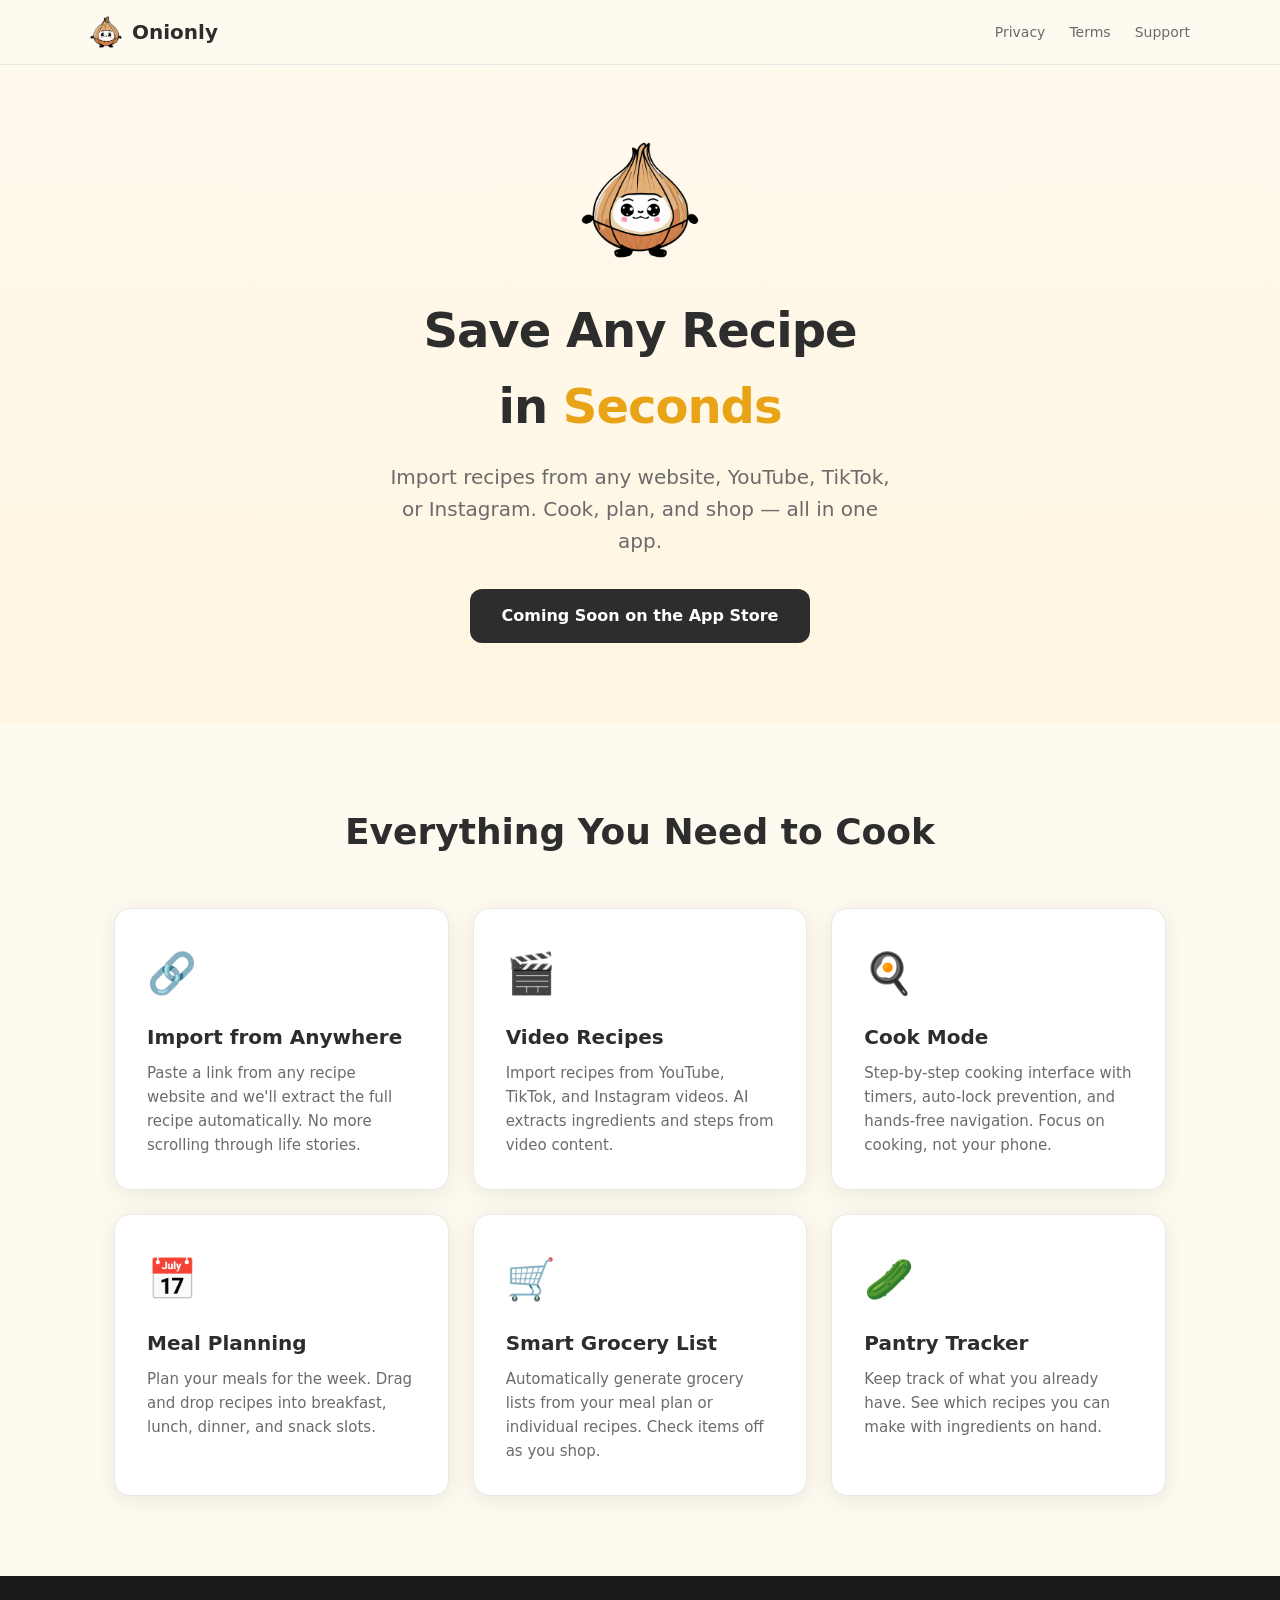
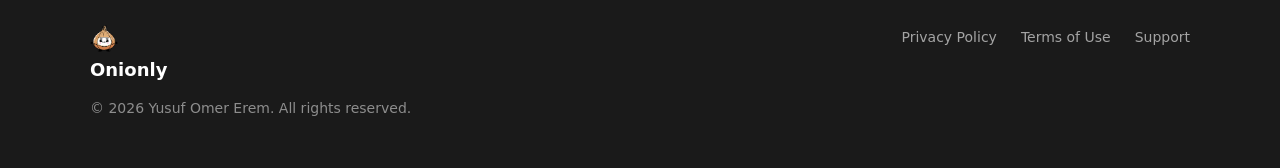
<file: index.html>
<!DOCTYPE html>
<html lang="en">
<head>
    <meta charset="UTF-8">
    <meta name="viewport" content="width=device-width, initial-scale=1.0">
    <title>Onionly - Save Any Recipe in Seconds</title>
    <meta name="description" content="Import recipes from any website, YouTube, TikTok, or Instagram with one tap. Cook mode, meal planning, grocery lists, and more.">
    <link rel="stylesheet" href="css/style.css">
    <link rel="icon" href="img/appicon.png" type="image/png">
</head>
<body>
    <nav class="nav">
        <div class="nav-inner">
            <a href="index.html" class="nav-brand">
                <img src="img/logo.png" alt="Onionly" class="nav-logo" width="32" height="32"> Onionly
            </a>
            <ul class="nav-links">
                <li><a href="privacy.html">Privacy</a></li>
                <li><a href="terms.html">Terms</a></li>
                <li><a href="support.html">Support</a></li>
            </ul>
        </div>
    </nav>

    <section class="hero">
        <div class="hero-inner">
            <img src="img/logo.png" alt="Onionly Mascot" class="hero-logo" width="120" height="120">
            <h1>Save Any Recipe<br>in <span class="accent">Seconds</span></h1>
            <p>Import recipes from any website, YouTube, TikTok, or Instagram. Cook, plan, and shop — all in one app.</p>
            <div class="badge-placeholder">Coming Soon on the App Store</div>
        </div>
    </section>

    <section class="features">
        <h2>Everything You Need to Cook</h2>
        <div class="features-grid">
            <div class="feature-card">
                <div class="feature-icon">&#x1f517;</div>
                <h3>Import from Anywhere</h3>
                <p>Paste a link from any recipe website and we'll extract the full recipe automatically. No more scrolling through life stories.</p>
            </div>
            <div class="feature-card">
                <div class="feature-icon">&#x1f3ac;</div>
                <h3>Video Recipes</h3>
                <p>Import recipes from YouTube, TikTok, and Instagram videos. AI extracts ingredients and steps from video content.</p>
            </div>
            <div class="feature-card">
                <div class="feature-icon">&#x1f373;</div>
                <h3>Cook Mode</h3>
                <p>Step-by-step cooking interface with timers, auto-lock prevention, and hands-free navigation. Focus on cooking, not your phone.</p>
            </div>
            <div class="feature-card">
                <div class="feature-icon">&#x1f4c5;</div>
                <h3>Meal Planning</h3>
                <p>Plan your meals for the week. Drag and drop recipes into breakfast, lunch, dinner, and snack slots.</p>
            </div>
            <div class="feature-card">
                <div class="feature-icon">&#x1f6d2;</div>
                <h3>Smart Grocery List</h3>
                <p>Automatically generate grocery lists from your meal plan or individual recipes. Check items off as you shop.</p>
            </div>
            <div class="feature-card">
                <div class="feature-icon">&#x1f952;</div>
                <h3>Pantry Tracker</h3>
                <p>Keep track of what you already have. See which recipes you can make with ingredients on hand.</p>
            </div>
        </div>
    </section>

    <footer class="footer">
        <div class="footer-inner">
            <div class="footer-brand">
                <img src="img/logo.png" alt="Onionly" class="footer-logo" width="28" height="28"> Onionly
                <p>&copy; 2026 Yusuf Omer Erem. All rights reserved.</p>
            </div>
            <ul class="footer-links">
                <li><a href="privacy.html">Privacy Policy</a></li>
                <li><a href="terms.html">Terms of Use</a></li>
                <li><a href="support.html">Support</a></li>
            </ul>
        </div>
    </footer>
</body>
</html>
</file>
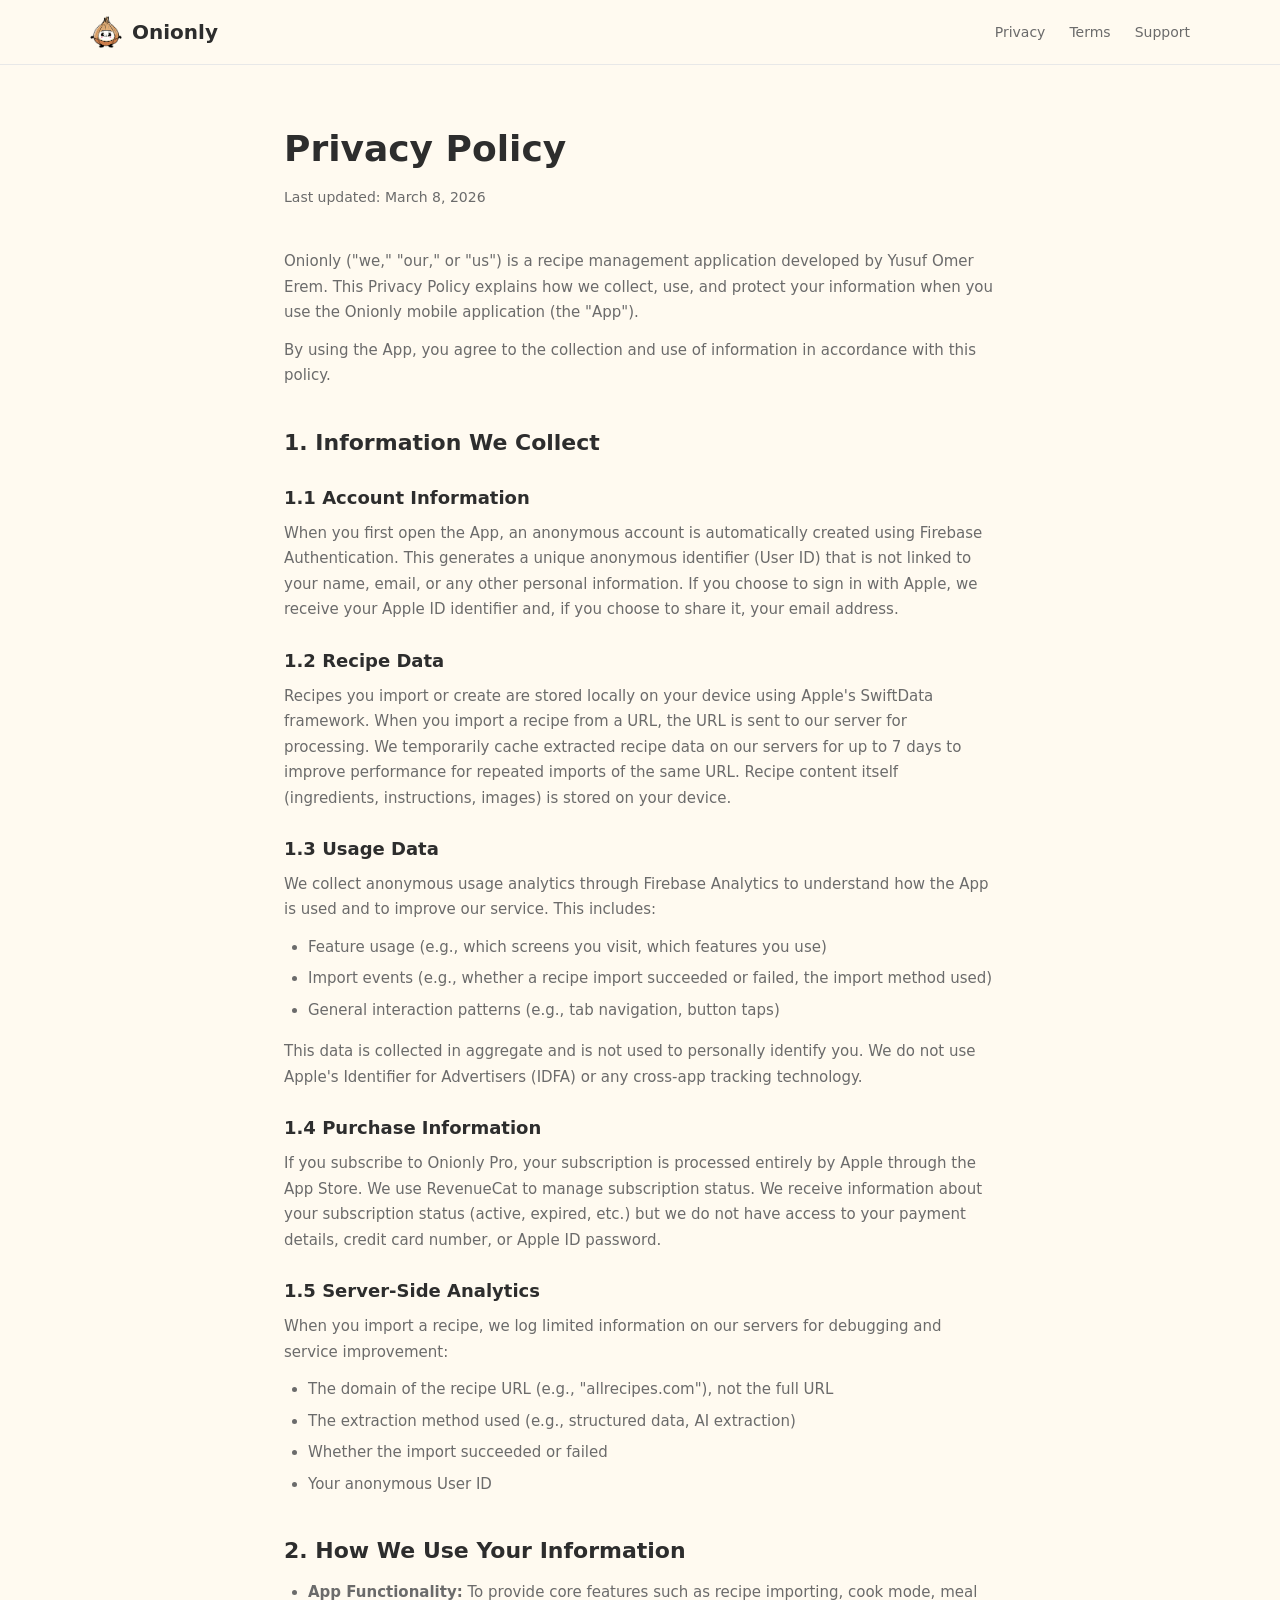
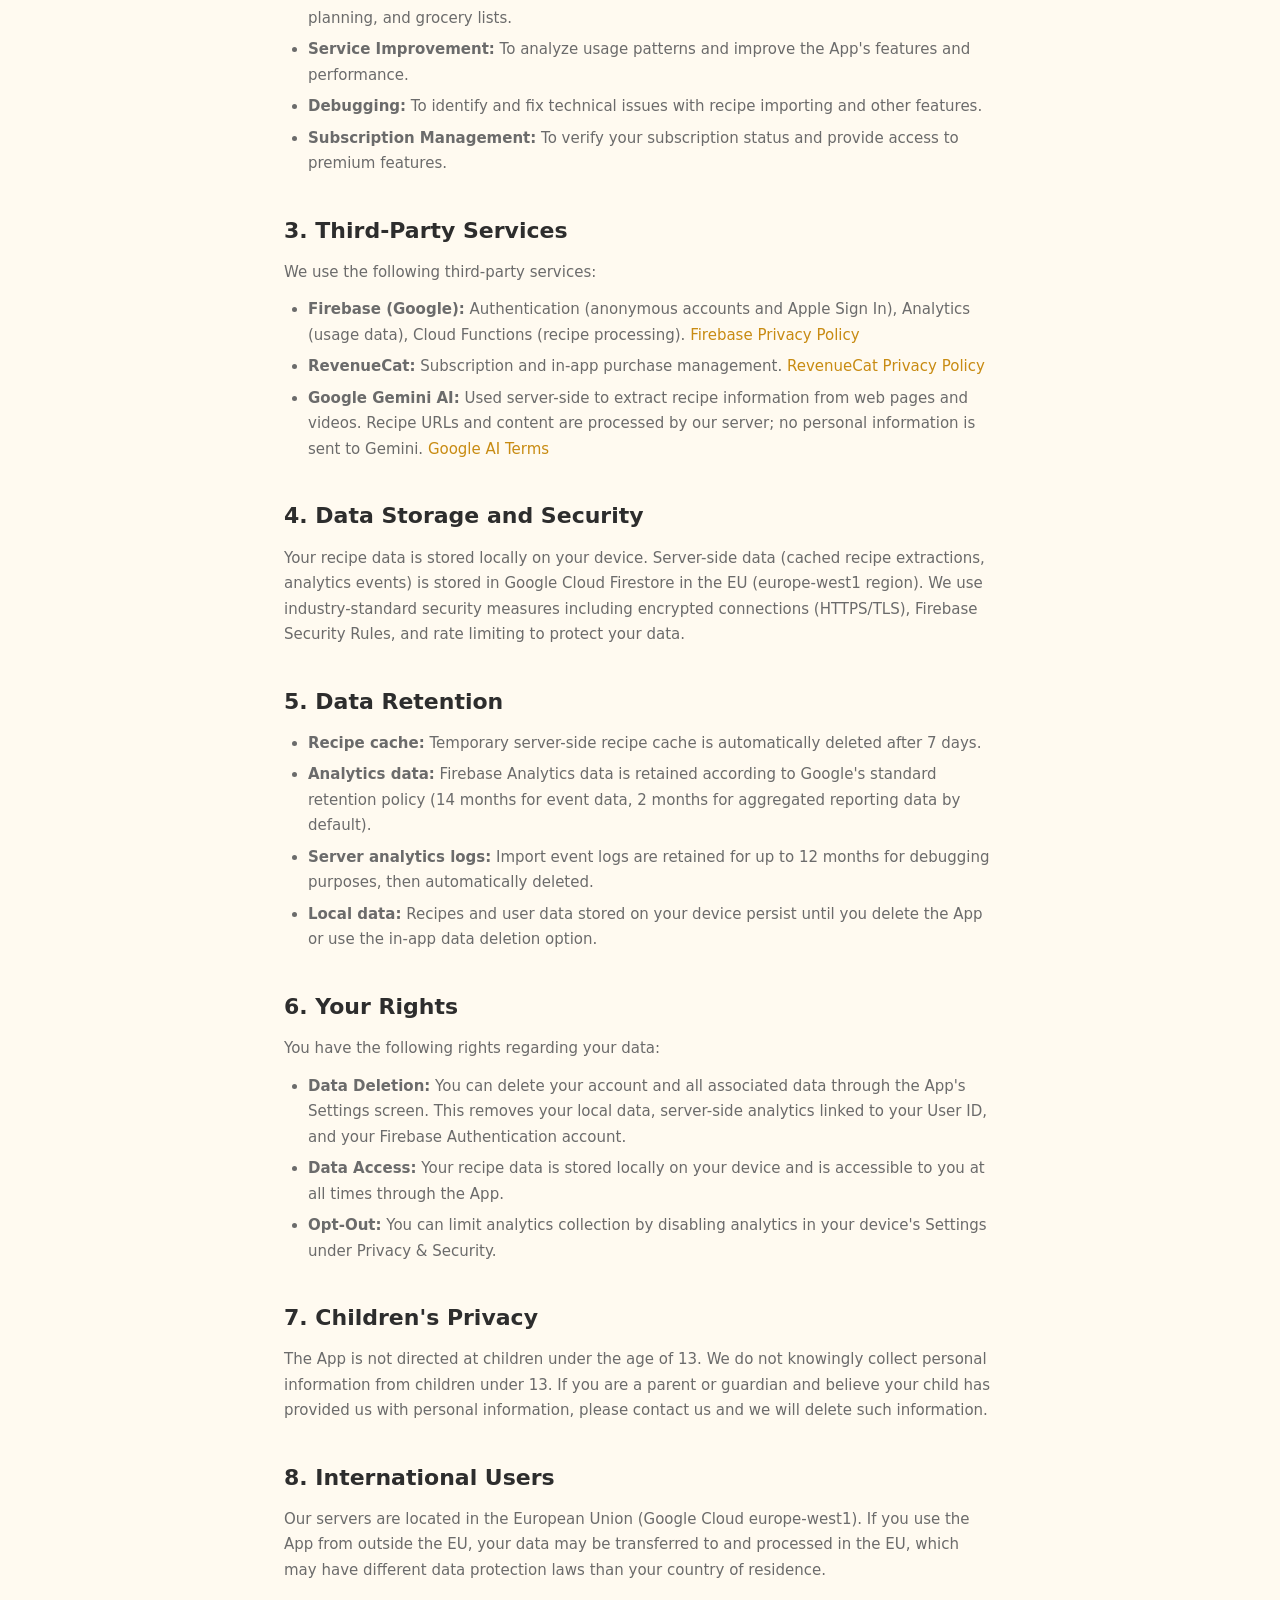
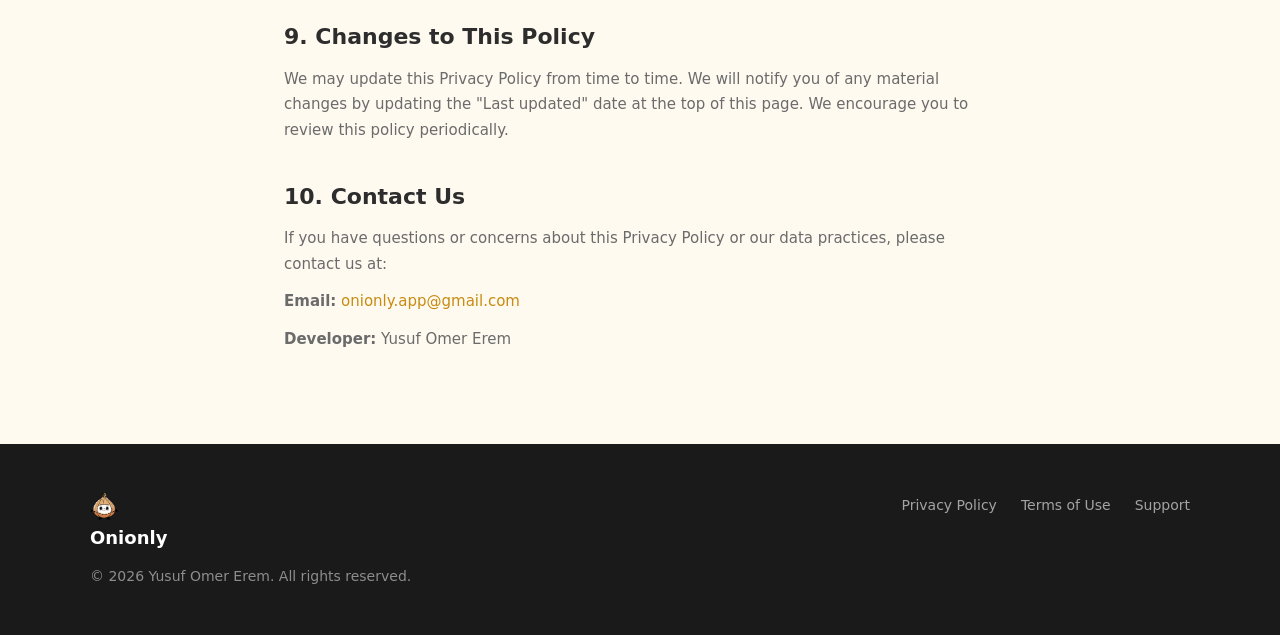
<file: privacy.html>
<!DOCTYPE html>
<html lang="en">
<head>
    <meta charset="UTF-8">
    <meta name="viewport" content="width=device-width, initial-scale=1.0">
    <title>Privacy Policy - Onionly</title>
    <link rel="stylesheet" href="css/style.css">
    <link rel="icon" href="img/appicon.png" type="image/png">
</head>
<body>
    <nav class="nav">
        <div class="nav-inner">
            <a href="index.html" class="nav-brand">
                <img src="img/logo.png" alt="Onionly" class="nav-logo" width="32" height="32"> Onionly
            </a>
            <ul class="nav-links">
                <li><a href="privacy.html">Privacy</a></li>
                <li><a href="terms.html">Terms</a></li>
                <li><a href="support.html">Support</a></li>
            </ul>
        </div>
    </nav>

    <div class="legal">
        <h1>Privacy Policy</h1>
        <p class="updated">Last updated: March 8, 2026</p>

        <p>Onionly ("we," "our," or "us") is a recipe management application developed by Yusuf Omer Erem. This Privacy Policy explains how we collect, use, and protect your information when you use the Onionly mobile application (the "App").</p>

        <p>By using the App, you agree to the collection and use of information in accordance with this policy.</p>

        <h2>1. Information We Collect</h2>

        <h3>1.1 Account Information</h3>
        <p>When you first open the App, an anonymous account is automatically created using Firebase Authentication. This generates a unique anonymous identifier (User ID) that is not linked to your name, email, or any other personal information. If you choose to sign in with Apple, we receive your Apple ID identifier and, if you choose to share it, your email address.</p>

        <h3>1.2 Recipe Data</h3>
        <p>Recipes you import or create are stored locally on your device using Apple's SwiftData framework. When you import a recipe from a URL, the URL is sent to our server for processing. We temporarily cache extracted recipe data on our servers for up to 7 days to improve performance for repeated imports of the same URL. Recipe content itself (ingredients, instructions, images) is stored on your device.</p>

        <h3>1.3 Usage Data</h3>
        <p>We collect anonymous usage analytics through Firebase Analytics to understand how the App is used and to improve our service. This includes:</p>
        <ul>
            <li>Feature usage (e.g., which screens you visit, which features you use)</li>
            <li>Import events (e.g., whether a recipe import succeeded or failed, the import method used)</li>
            <li>General interaction patterns (e.g., tab navigation, button taps)</li>
        </ul>
        <p>This data is collected in aggregate and is not used to personally identify you. We do not use Apple's Identifier for Advertisers (IDFA) or any cross-app tracking technology.</p>

        <h3>1.4 Purchase Information</h3>
        <p>If you subscribe to Onionly Pro, your subscription is processed entirely by Apple through the App Store. We use RevenueCat to manage subscription status. We receive information about your subscription status (active, expired, etc.) but we do not have access to your payment details, credit card number, or Apple ID password.</p>

        <h3>1.5 Server-Side Analytics</h3>
        <p>When you import a recipe, we log limited information on our servers for debugging and service improvement:</p>
        <ul>
            <li>The domain of the recipe URL (e.g., "allrecipes.com"), not the full URL</li>
            <li>The extraction method used (e.g., structured data, AI extraction)</li>
            <li>Whether the import succeeded or failed</li>
            <li>Your anonymous User ID</li>
        </ul>

        <h2>2. How We Use Your Information</h2>
        <ul>
            <li><strong>App Functionality:</strong> To provide core features such as recipe importing, cook mode, meal planning, and grocery lists.</li>
            <li><strong>Service Improvement:</strong> To analyze usage patterns and improve the App's features and performance.</li>
            <li><strong>Debugging:</strong> To identify and fix technical issues with recipe importing and other features.</li>
            <li><strong>Subscription Management:</strong> To verify your subscription status and provide access to premium features.</li>
        </ul>

        <h2>3. Third-Party Services</h2>
        <p>We use the following third-party services:</p>
        <ul>
            <li><strong>Firebase (Google):</strong> Authentication (anonymous accounts and Apple Sign In), Analytics (usage data), Cloud Functions (recipe processing). <a href="https://firebase.google.com/support/privacy" target="_blank" rel="noopener">Firebase Privacy Policy</a></li>
            <li><strong>RevenueCat:</strong> Subscription and in-app purchase management. <a href="https://www.revenuecat.com/privacy" target="_blank" rel="noopener">RevenueCat Privacy Policy</a></li>
            <li><strong>Google Gemini AI:</strong> Used server-side to extract recipe information from web pages and videos. Recipe URLs and content are processed by our server; no personal information is sent to Gemini. <a href="https://ai.google.dev/terms" target="_blank" rel="noopener">Google AI Terms</a></li>
        </ul>

        <h2>4. Data Storage and Security</h2>
        <p>Your recipe data is stored locally on your device. Server-side data (cached recipe extractions, analytics events) is stored in Google Cloud Firestore in the EU (europe-west1 region). We use industry-standard security measures including encrypted connections (HTTPS/TLS), Firebase Security Rules, and rate limiting to protect your data.</p>

        <h2>5. Data Retention</h2>
        <ul>
            <li><strong>Recipe cache:</strong> Temporary server-side recipe cache is automatically deleted after 7 days.</li>
            <li><strong>Analytics data:</strong> Firebase Analytics data is retained according to Google's standard retention policy (14 months for event data, 2 months for aggregated reporting data by default).</li>
            <li><strong>Server analytics logs:</strong> Import event logs are retained for up to 12 months for debugging purposes, then automatically deleted.</li>
            <li><strong>Local data:</strong> Recipes and user data stored on your device persist until you delete the App or use the in-app data deletion option.</li>
        </ul>

        <h2>6. Your Rights</h2>
        <p>You have the following rights regarding your data:</p>
        <ul>
            <li><strong>Data Deletion:</strong> You can delete your account and all associated data through the App's Settings screen. This removes your local data, server-side analytics linked to your User ID, and your Firebase Authentication account.</li>
            <li><strong>Data Access:</strong> Your recipe data is stored locally on your device and is accessible to you at all times through the App.</li>
            <li><strong>Opt-Out:</strong> You can limit analytics collection by disabling analytics in your device's Settings under Privacy &amp; Security.</li>
        </ul>

        <h2>7. Children's Privacy</h2>
        <p>The App is not directed at children under the age of 13. We do not knowingly collect personal information from children under 13. If you are a parent or guardian and believe your child has provided us with personal information, please contact us and we will delete such information.</p>

        <h2>8. International Users</h2>
        <p>Our servers are located in the European Union (Google Cloud europe-west1). If you use the App from outside the EU, your data may be transferred to and processed in the EU, which may have different data protection laws than your country of residence.</p>

        <h2>9. Changes to This Policy</h2>
        <p>We may update this Privacy Policy from time to time. We will notify you of any material changes by updating the "Last updated" date at the top of this page. We encourage you to review this policy periodically.</p>

        <h2>10. Contact Us</h2>
        <p>If you have questions or concerns about this Privacy Policy or our data practices, please contact us at:</p>
        <p><strong>Email:</strong> <a href="mailto:onionly.app@gmail.com">onionly.app@gmail.com</a></p>
        <p><strong>Developer:</strong> Yusuf Omer Erem</p>
    </div>

    <footer class="footer">
        <div class="footer-inner">
            <div class="footer-brand">
                <img src="img/logo.png" alt="Onionly" class="footer-logo" width="28" height="28"> Onionly
                <p>&copy; 2026 Yusuf Omer Erem. All rights reserved.</p>
            </div>
            <ul class="footer-links">
                <li><a href="privacy.html">Privacy Policy</a></li>
                <li><a href="terms.html">Terms of Use</a></li>
                <li><a href="support.html">Support</a></li>
            </ul>
        </div>
    </footer>
</body>
</html>
</file>
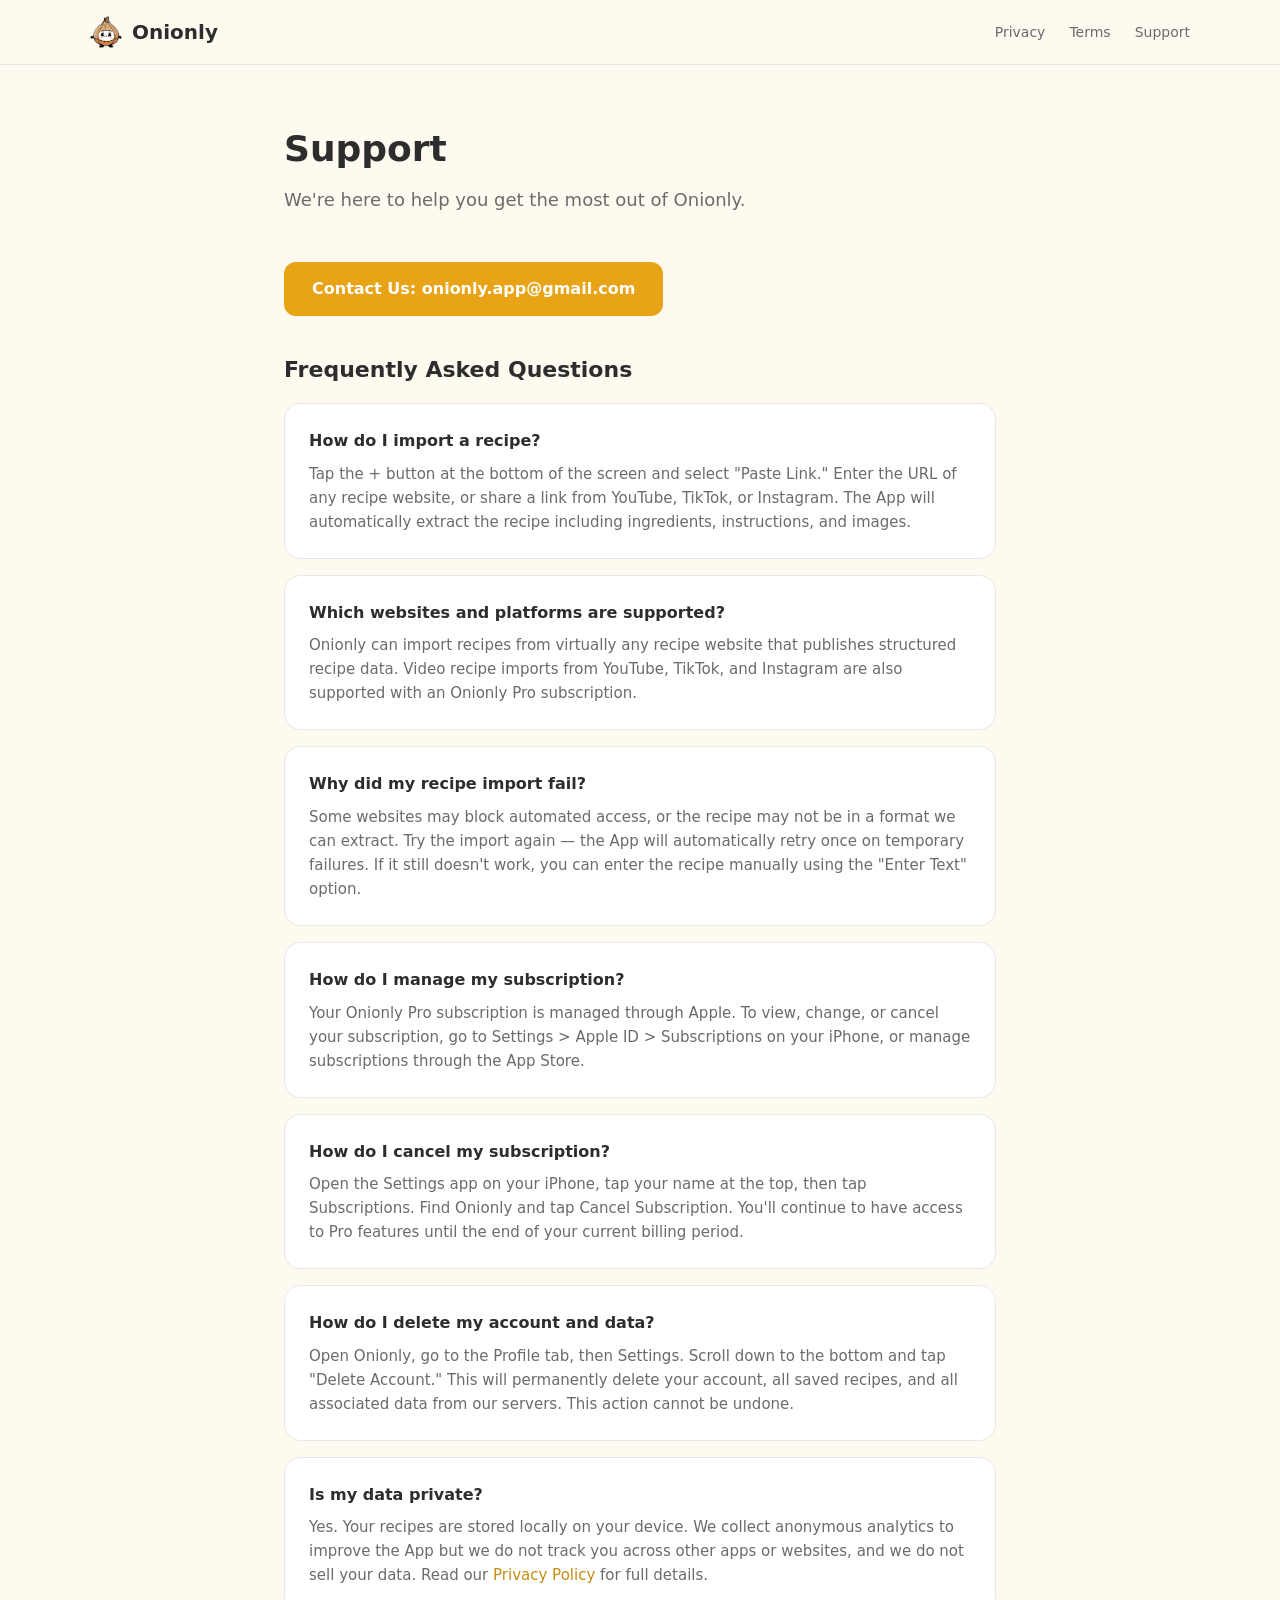
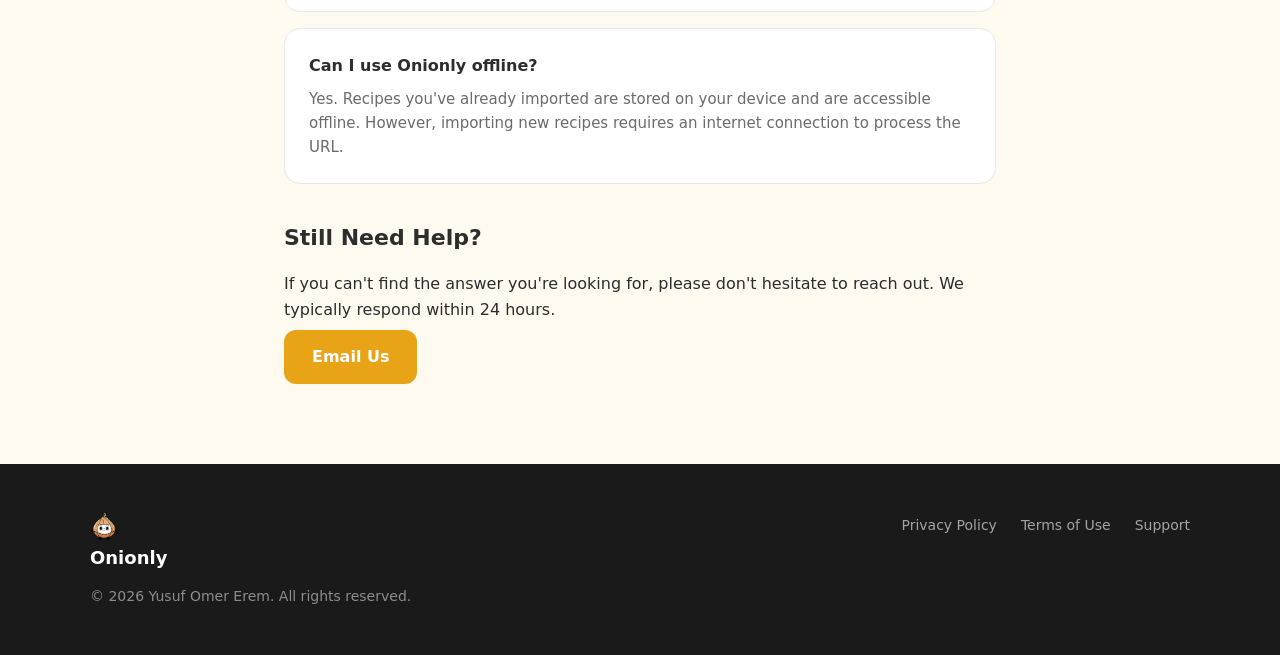
<file: support.html>
<!DOCTYPE html>
<html lang="en">
<head>
    <meta charset="UTF-8">
    <meta name="viewport" content="width=device-width, initial-scale=1.0">
    <title>Support - Onionly</title>
    <link rel="stylesheet" href="css/style.css">
    <link rel="icon" href="img/appicon.png" type="image/png">
</head>
<body>
    <nav class="nav">
        <div class="nav-inner">
            <a href="index.html" class="nav-brand">
                <img src="img/logo.png" alt="Onionly" class="nav-logo" width="32" height="32"> Onionly
            </a>
            <ul class="nav-links">
                <li><a href="privacy.html">Privacy</a></li>
                <li><a href="terms.html">Terms</a></li>
                <li><a href="support.html">Support</a></li>
            </ul>
        </div>
    </nav>

    <div class="support">
        <h1>Support</h1>
        <p class="subtitle">We're here to help you get the most out of Onionly.</p>

        <a href="mailto:onionly.app@gmail.com" class="contact-email">Contact Us: onionly.app@gmail.com</a>

        <h2>Frequently Asked Questions</h2>

        <div class="support-card">
            <h3>How do I import a recipe?</h3>
            <p>Tap the + button at the bottom of the screen and select "Paste Link." Enter the URL of any recipe website, or share a link from YouTube, TikTok, or Instagram. The App will automatically extract the recipe including ingredients, instructions, and images.</p>
        </div>

        <div class="support-card">
            <h3>Which websites and platforms are supported?</h3>
            <p>Onionly can import recipes from virtually any recipe website that publishes structured recipe data. Video recipe imports from YouTube, TikTok, and Instagram are also supported with an Onionly Pro subscription.</p>
        </div>

        <div class="support-card">
            <h3>Why did my recipe import fail?</h3>
            <p>Some websites may block automated access, or the recipe may not be in a format we can extract. Try the import again — the App will automatically retry once on temporary failures. If it still doesn't work, you can enter the recipe manually using the "Enter Text" option.</p>
        </div>

        <div class="support-card">
            <h3>How do I manage my subscription?</h3>
            <p>Your Onionly Pro subscription is managed through Apple. To view, change, or cancel your subscription, go to Settings &gt; Apple ID &gt; Subscriptions on your iPhone, or manage subscriptions through the App Store.</p>
        </div>

        <div class="support-card">
            <h3>How do I cancel my subscription?</h3>
            <p>Open the Settings app on your iPhone, tap your name at the top, then tap Subscriptions. Find Onionly and tap Cancel Subscription. You'll continue to have access to Pro features until the end of your current billing period.</p>
        </div>

        <div class="support-card">
            <h3>How do I delete my account and data?</h3>
            <p>Open Onionly, go to the Profile tab, then Settings. Scroll down to the bottom and tap "Delete Account." This will permanently delete your account, all saved recipes, and all associated data from our servers. This action cannot be undone.</p>
        </div>

        <div class="support-card">
            <h3>Is my data private?</h3>
            <p>Yes. Your recipes are stored locally on your device. We collect anonymous analytics to improve the App but we do not track you across other apps or websites, and we do not sell your data. Read our <a href="privacy.html">Privacy Policy</a> for full details.</p>
        </div>

        <div class="support-card">
            <h3>Can I use Onionly offline?</h3>
            <p>Yes. Recipes you've already imported are stored on your device and are accessible offline. However, importing new recipes requires an internet connection to process the URL.</p>
        </div>

        <h2>Still Need Help?</h2>
        <p>If you can't find the answer you're looking for, please don't hesitate to reach out. We typically respond within 24 hours.</p>
        <a href="mailto:onionly.app@gmail.com" class="contact-email">Email Us</a>
    </div>

    <footer class="footer">
        <div class="footer-inner">
            <div class="footer-brand">
                <img src="img/logo.png" alt="Onionly" class="footer-logo" width="28" height="28"> Onionly
                <p>&copy; 2026 Yusuf Omer Erem. All rights reserved.</p>
            </div>
            <ul class="footer-links">
                <li><a href="privacy.html">Privacy Policy</a></li>
                <li><a href="terms.html">Terms of Use</a></li>
                <li><a href="support.html">Support</a></li>
            </ul>
        </div>
    </footer>
</body>
</html>
</file>
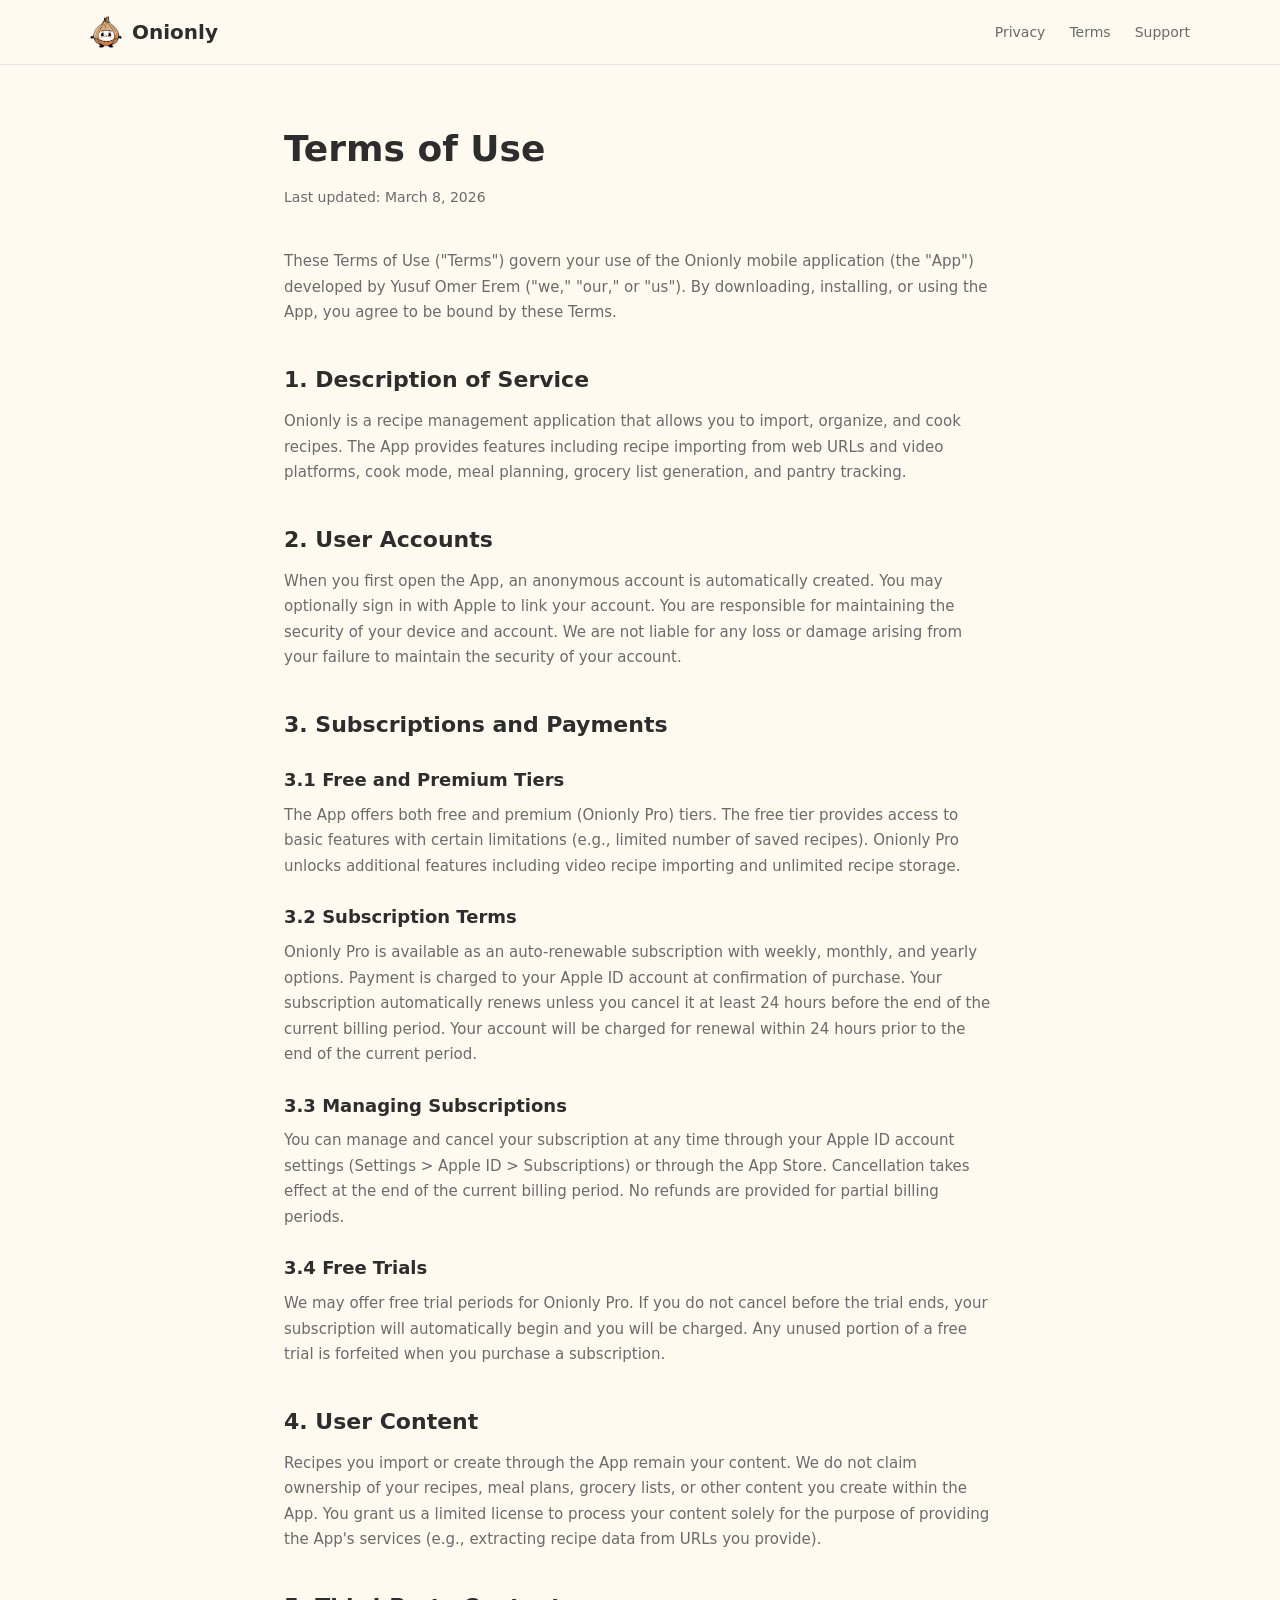
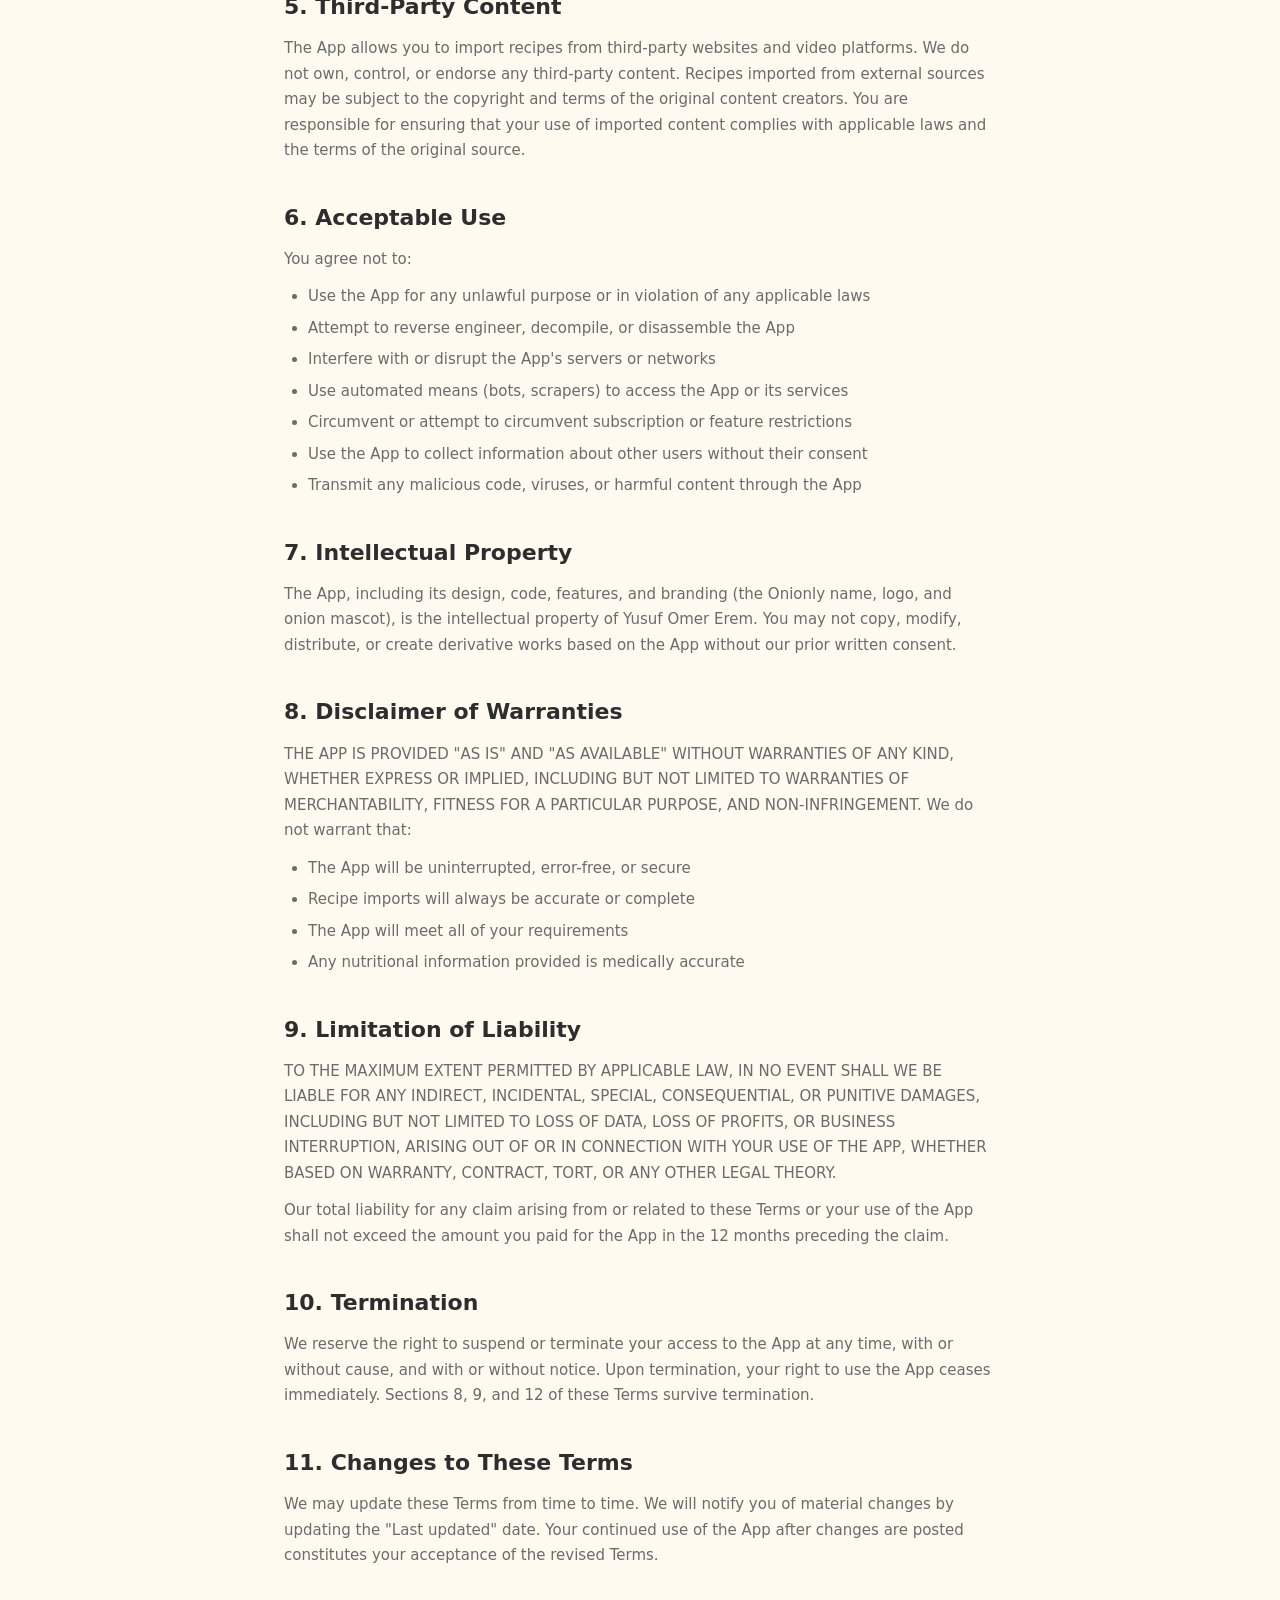
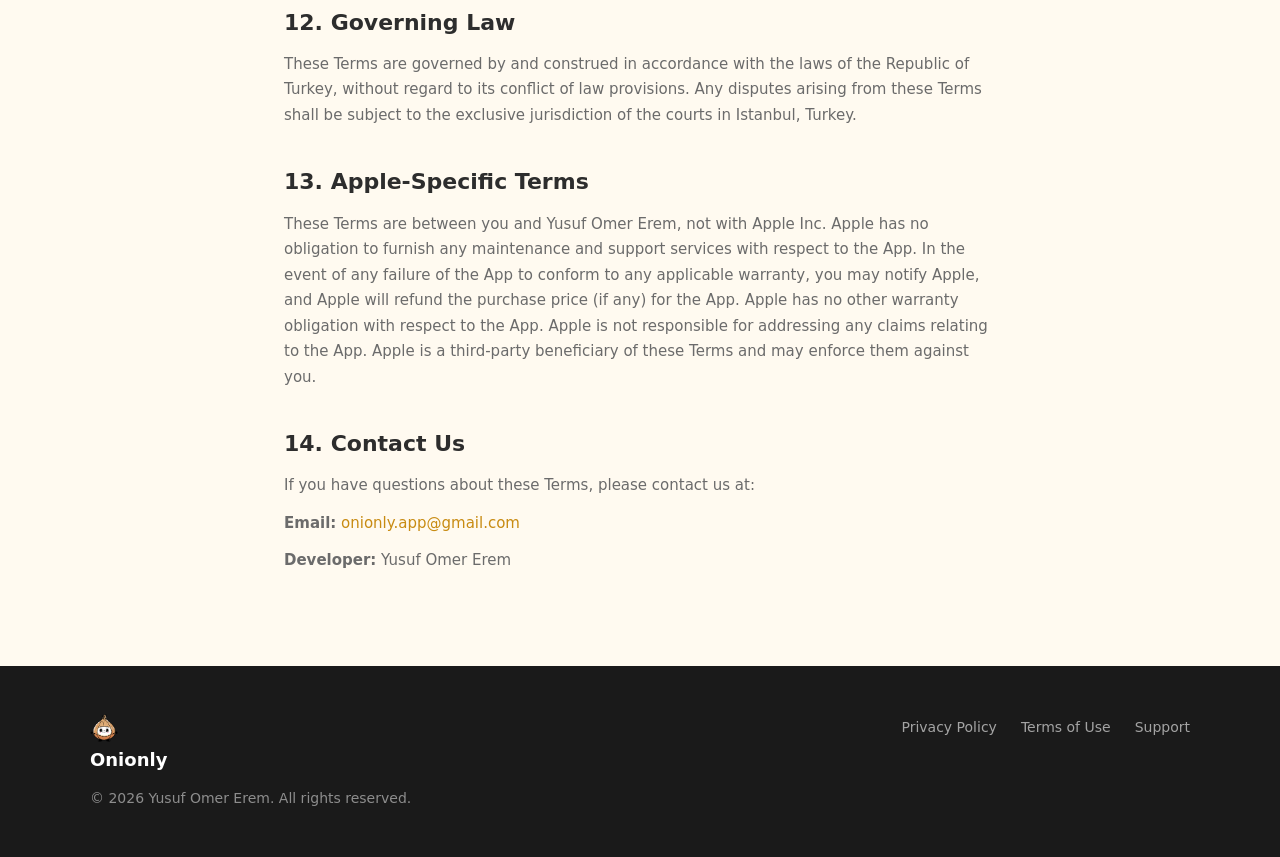
<file: terms.html>
<!DOCTYPE html>
<html lang="en">
<head>
    <meta charset="UTF-8">
    <meta name="viewport" content="width=device-width, initial-scale=1.0">
    <title>Terms of Use - Onionly</title>
    <link rel="stylesheet" href="css/style.css">
    <link rel="icon" href="img/appicon.png" type="image/png">
</head>
<body>
    <nav class="nav">
        <div class="nav-inner">
            <a href="index.html" class="nav-brand">
                <img src="img/logo.png" alt="Onionly" class="nav-logo" width="32" height="32"> Onionly
            </a>
            <ul class="nav-links">
                <li><a href="privacy.html">Privacy</a></li>
                <li><a href="terms.html">Terms</a></li>
                <li><a href="support.html">Support</a></li>
            </ul>
        </div>
    </nav>

    <div class="legal">
        <h1>Terms of Use</h1>
        <p class="updated">Last updated: March 8, 2026</p>

        <p>These Terms of Use ("Terms") govern your use of the Onionly mobile application (the "App") developed by Yusuf Omer Erem ("we," "our," or "us"). By downloading, installing, or using the App, you agree to be bound by these Terms.</p>

        <h2>1. Description of Service</h2>
        <p>Onionly is a recipe management application that allows you to import, organize, and cook recipes. The App provides features including recipe importing from web URLs and video platforms, cook mode, meal planning, grocery list generation, and pantry tracking.</p>

        <h2>2. User Accounts</h2>
        <p>When you first open the App, an anonymous account is automatically created. You may optionally sign in with Apple to link your account. You are responsible for maintaining the security of your device and account. We are not liable for any loss or damage arising from your failure to maintain the security of your account.</p>

        <h2>3. Subscriptions and Payments</h2>

        <h3>3.1 Free and Premium Tiers</h3>
        <p>The App offers both free and premium (Onionly Pro) tiers. The free tier provides access to basic features with certain limitations (e.g., limited number of saved recipes). Onionly Pro unlocks additional features including video recipe importing and unlimited recipe storage.</p>

        <h3>3.2 Subscription Terms</h3>
        <p>Onionly Pro is available as an auto-renewable subscription with weekly, monthly, and yearly options. Payment is charged to your Apple ID account at confirmation of purchase. Your subscription automatically renews unless you cancel it at least 24 hours before the end of the current billing period. Your account will be charged for renewal within 24 hours prior to the end of the current period.</p>

        <h3>3.3 Managing Subscriptions</h3>
        <p>You can manage and cancel your subscription at any time through your Apple ID account settings (Settings &gt; Apple ID &gt; Subscriptions) or through the App Store. Cancellation takes effect at the end of the current billing period. No refunds are provided for partial billing periods.</p>

        <h3>3.4 Free Trials</h3>
        <p>We may offer free trial periods for Onionly Pro. If you do not cancel before the trial ends, your subscription will automatically begin and you will be charged. Any unused portion of a free trial is forfeited when you purchase a subscription.</p>

        <h2>4. User Content</h2>
        <p>Recipes you import or create through the App remain your content. We do not claim ownership of your recipes, meal plans, grocery lists, or other content you create within the App. You grant us a limited license to process your content solely for the purpose of providing the App's services (e.g., extracting recipe data from URLs you provide).</p>

        <h2>5. Third-Party Content</h2>
        <p>The App allows you to import recipes from third-party websites and video platforms. We do not own, control, or endorse any third-party content. Recipes imported from external sources may be subject to the copyright and terms of the original content creators. You are responsible for ensuring that your use of imported content complies with applicable laws and the terms of the original source.</p>

        <h2>6. Acceptable Use</h2>
        <p>You agree not to:</p>
        <ul>
            <li>Use the App for any unlawful purpose or in violation of any applicable laws</li>
            <li>Attempt to reverse engineer, decompile, or disassemble the App</li>
            <li>Interfere with or disrupt the App's servers or networks</li>
            <li>Use automated means (bots, scrapers) to access the App or its services</li>
            <li>Circumvent or attempt to circumvent subscription or feature restrictions</li>
            <li>Use the App to collect information about other users without their consent</li>
            <li>Transmit any malicious code, viruses, or harmful content through the App</li>
        </ul>

        <h2>7. Intellectual Property</h2>
        <p>The App, including its design, code, features, and branding (the Onionly name, logo, and onion mascot), is the intellectual property of Yusuf Omer Erem. You may not copy, modify, distribute, or create derivative works based on the App without our prior written consent.</p>

        <h2>8. Disclaimer of Warranties</h2>
        <p>THE APP IS PROVIDED "AS IS" AND "AS AVAILABLE" WITHOUT WARRANTIES OF ANY KIND, WHETHER EXPRESS OR IMPLIED, INCLUDING BUT NOT LIMITED TO WARRANTIES OF MERCHANTABILITY, FITNESS FOR A PARTICULAR PURPOSE, AND NON-INFRINGEMENT. We do not warrant that:</p>
        <ul>
            <li>The App will be uninterrupted, error-free, or secure</li>
            <li>Recipe imports will always be accurate or complete</li>
            <li>The App will meet all of your requirements</li>
            <li>Any nutritional information provided is medically accurate</li>
        </ul>

        <h2>9. Limitation of Liability</h2>
        <p>TO THE MAXIMUM EXTENT PERMITTED BY APPLICABLE LAW, IN NO EVENT SHALL WE BE LIABLE FOR ANY INDIRECT, INCIDENTAL, SPECIAL, CONSEQUENTIAL, OR PUNITIVE DAMAGES, INCLUDING BUT NOT LIMITED TO LOSS OF DATA, LOSS OF PROFITS, OR BUSINESS INTERRUPTION, ARISING OUT OF OR IN CONNECTION WITH YOUR USE OF THE APP, WHETHER BASED ON WARRANTY, CONTRACT, TORT, OR ANY OTHER LEGAL THEORY.</p>
        <p>Our total liability for any claim arising from or related to these Terms or your use of the App shall not exceed the amount you paid for the App in the 12 months preceding the claim.</p>

        <h2>10. Termination</h2>
        <p>We reserve the right to suspend or terminate your access to the App at any time, with or without cause, and with or without notice. Upon termination, your right to use the App ceases immediately. Sections 8, 9, and 12 of these Terms survive termination.</p>

        <h2>11. Changes to These Terms</h2>
        <p>We may update these Terms from time to time. We will notify you of material changes by updating the "Last updated" date. Your continued use of the App after changes are posted constitutes your acceptance of the revised Terms.</p>

        <h2>12. Governing Law</h2>
        <p>These Terms are governed by and construed in accordance with the laws of the Republic of Turkey, without regard to its conflict of law provisions. Any disputes arising from these Terms shall be subject to the exclusive jurisdiction of the courts in Istanbul, Turkey.</p>

        <h2>13. Apple-Specific Terms</h2>
        <p>These Terms are between you and Yusuf Omer Erem, not with Apple Inc. Apple has no obligation to furnish any maintenance and support services with respect to the App. In the event of any failure of the App to conform to any applicable warranty, you may notify Apple, and Apple will refund the purchase price (if any) for the App. Apple has no other warranty obligation with respect to the App. Apple is not responsible for addressing any claims relating to the App. Apple is a third-party beneficiary of these Terms and may enforce them against you.</p>

        <h2>14. Contact Us</h2>
        <p>If you have questions about these Terms, please contact us at:</p>
        <p><strong>Email:</strong> <a href="mailto:onionly.app@gmail.com">onionly.app@gmail.com</a></p>
        <p><strong>Developer:</strong> Yusuf Omer Erem</p>
    </div>

    <footer class="footer">
        <div class="footer-inner">
            <div class="footer-brand">
                <img src="img/logo.png" alt="Onionly" class="footer-logo" width="28" height="28"> Onionly
                <p>&copy; 2026 Yusuf Omer Erem. All rights reserved.</p>
            </div>
            <ul class="footer-links">
                <li><a href="privacy.html">Privacy Policy</a></li>
                <li><a href="terms.html">Terms of Use</a></li>
                <li><a href="support.html">Support</a></li>
            </ul>
        </div>
    </footer>
</body>
</html>
</file>
<file: css/style.css>
:root {
    --primary: #E8A317;
    --primary-dark: #C88B12;
    --primary-light: #F5C84C;
    --bg: #FFFAF0;
    --bg-dark: #1A1A1A;
    --text: #2D2D2D;
    --text-secondary: #6B6B6B;
    --text-light: #FFFFFF;
    --surface: #FFFFFF;
    --border: #E8E8E8;
    --radius: 16px;
    --shadow: 0 4px 24px rgba(0, 0, 0, 0.08);
}

* {
    margin: 0;
    padding: 0;
    box-sizing: border-box;
}

html {
    scroll-behavior: smooth;
}

body {
    font-family: -apple-system, 'SF Pro Rounded', 'SF Pro Display', system-ui, sans-serif;
    color: var(--text);
    background: var(--bg);
    line-height: 1.6;
    -webkit-font-smoothing: antialiased;
}

a {
    color: var(--primary-dark);
    text-decoration: none;
}

a:hover {
    text-decoration: underline;
}

/* Navigation */
.nav {
    position: fixed;
    top: 0;
    left: 0;
    right: 0;
    background: rgba(255, 250, 240, 0.9);
    backdrop-filter: blur(20px);
    -webkit-backdrop-filter: blur(20px);
    border-bottom: 1px solid var(--border);
    z-index: 100;
    padding: 0 24px;
}

.nav-inner {
    max-width: 1100px;
    margin: 0 auto;
    display: flex;
    align-items: center;
    justify-content: space-between;
    height: 64px;
}

.nav-brand {
    display: flex;
    align-items: center;
    gap: 10px;
    font-size: 20px;
    font-weight: 700;
    color: var(--text);
    text-decoration: none;
}

.nav-brand:hover {
    text-decoration: none;
}

.nav-logo {
    height: 32px;
    width: 32px;
    max-height: 32px;
    max-width: 32px;
    object-fit: contain;
}

.nav-links {
    display: flex;
    gap: 24px;
    list-style: none;
}

.nav-links a {
    color: var(--text-secondary);
    font-size: 14px;
    font-weight: 500;
    transition: color 0.2s;
}

.nav-links a:hover {
    color: var(--primary-dark);
    text-decoration: none;
}

/* Hero */
.hero {
    padding: 140px 24px 80px;
    text-align: center;
    background: linear-gradient(180deg, var(--bg) 0%, #FFF5E0 100%);
}

.hero-inner {
    max-width: 700px;
    margin: 0 auto;
}

.hero-logo {
    height: 120px;
    width: 120px;
    max-height: 120px;
    max-width: 120px;
    object-fit: contain;
    margin-bottom: 24px;
}

.hero h1 {
    font-size: 48px;
    font-weight: 800;
    letter-spacing: -1px;
    margin-bottom: 16px;
    color: var(--text);
}

.hero h1 .accent {
    color: var(--primary);
}

.hero p {
    font-size: 20px;
    color: var(--text-secondary);
    max-width: 500px;
    margin: 0 auto 32px;
}

.app-store-badge {
    display: inline-block;
    transition: transform 0.2s;
}

.app-store-badge:hover {
    transform: scale(1.05);
}

.app-store-badge img {
    height: 54px;
}

.badge-placeholder {
    display: inline-block;
    padding: 14px 32px;
    background: var(--text);
    color: var(--text-light);
    border-radius: 12px;
    font-weight: 600;
    font-size: 16px;
}

/* Features */
.features {
    padding: 80px 24px;
    max-width: 1100px;
    margin: 0 auto;
}

.features h2 {
    text-align: center;
    font-size: 36px;
    font-weight: 700;
    margin-bottom: 48px;
}

.features-grid {
    display: grid;
    grid-template-columns: repeat(auto-fit, minmax(280px, 1fr));
    gap: 24px;
}

.feature-card {
    background: var(--surface);
    border: 1px solid var(--border);
    border-radius: var(--radius);
    padding: 32px;
    box-shadow: var(--shadow);
    transition: transform 0.2s;
}

.feature-card:hover {
    transform: translateY(-4px);
}

.feature-icon {
    font-size: 40px;
    margin-bottom: 16px;
}

.feature-card h3 {
    font-size: 20px;
    font-weight: 700;
    margin-bottom: 8px;
}

.feature-card p {
    color: var(--text-secondary);
    font-size: 15px;
}

/* Footer */
.footer {
    background: var(--bg-dark);
    color: var(--text-light);
    padding: 48px 24px;
}

.footer-inner {
    max-width: 1100px;
    margin: 0 auto;
    display: flex;
    justify-content: space-between;
    align-items: flex-start;
    flex-wrap: wrap;
    gap: 32px;
}

.footer-brand {
    font-size: 18px;
    font-weight: 700;
    display: flex;
    flex-direction: column;
    align-items: flex-start;
    gap: 4px;
}

.footer-logo {
    height: 28px;
    width: 28px;
    max-height: 28px;
    max-width: 28px;
    object-fit: contain;
    vertical-align: middle;
    margin-right: 6px;
}

.footer-brand p {
    color: rgba(255, 255, 255, 0.5);
    font-size: 14px;
    font-weight: 400;
    margin-top: 8px;
}

.footer-links {
    display: flex;
    gap: 24px;
    list-style: none;
}

.footer-links a {
    color: rgba(255, 255, 255, 0.6);
    font-size: 14px;
    transition: color 0.2s;
}

.footer-links a:hover {
    color: white;
    text-decoration: none;
}

/* Legal pages */
.legal {
    padding: 120px 24px 80px;
    max-width: 760px;
    margin: 0 auto;
}

.legal h1 {
    font-size: 36px;
    font-weight: 700;
    margin-bottom: 8px;
}

.legal .updated {
    color: var(--text-secondary);
    font-size: 14px;
    margin-bottom: 40px;
}

.legal h2 {
    font-size: 22px;
    font-weight: 700;
    margin-top: 36px;
    margin-bottom: 12px;
}

.legal h3 {
    font-size: 18px;
    font-weight: 600;
    margin-top: 24px;
    margin-bottom: 8px;
}

.legal p, .legal li {
    color: var(--text-secondary);
    font-size: 15px;
    line-height: 1.7;
    margin-bottom: 12px;
}

.legal ul {
    padding-left: 24px;
    margin-bottom: 16px;
}

.legal li {
    margin-bottom: 6px;
}

/* Support page */
.support {
    padding: 120px 24px 80px;
    max-width: 760px;
    margin: 0 auto;
}

.support h1 {
    font-size: 36px;
    font-weight: 700;
    margin-bottom: 8px;
}

.support .subtitle {
    color: var(--text-secondary);
    font-size: 18px;
    margin-bottom: 40px;
}

.support h2 {
    font-size: 22px;
    font-weight: 700;
    margin-top: 36px;
    margin-bottom: 16px;
}

.support-card {
    background: var(--surface);
    border: 1px solid var(--border);
    border-radius: var(--radius);
    padding: 24px;
    margin-bottom: 16px;
}

.support-card h3 {
    font-size: 16px;
    font-weight: 600;
    margin-bottom: 8px;
}

.support-card p {
    color: var(--text-secondary);
    font-size: 15px;
}

.contact-email {
    display: inline-block;
    padding: 14px 28px;
    background: var(--primary);
    color: white;
    border-radius: 12px;
    font-weight: 600;
    font-size: 16px;
    margin-top: 8px;
    transition: background 0.2s;
}

.contact-email:hover {
    background: var(--primary-dark);
    text-decoration: none;
}

/* Responsive */
@media (max-width: 768px) {
    .hero h1 {
        font-size: 32px;
    }

    .hero p {
        font-size: 17px;
    }

    .features h2 {
        font-size: 28px;
    }

    .footer-inner {
        flex-direction: column;
        align-items: center;
        text-align: center;
    }

    .nav-links {
        gap: 16px;
    }

    .nav-links a {
        font-size: 13px;
    }
}
</file>
